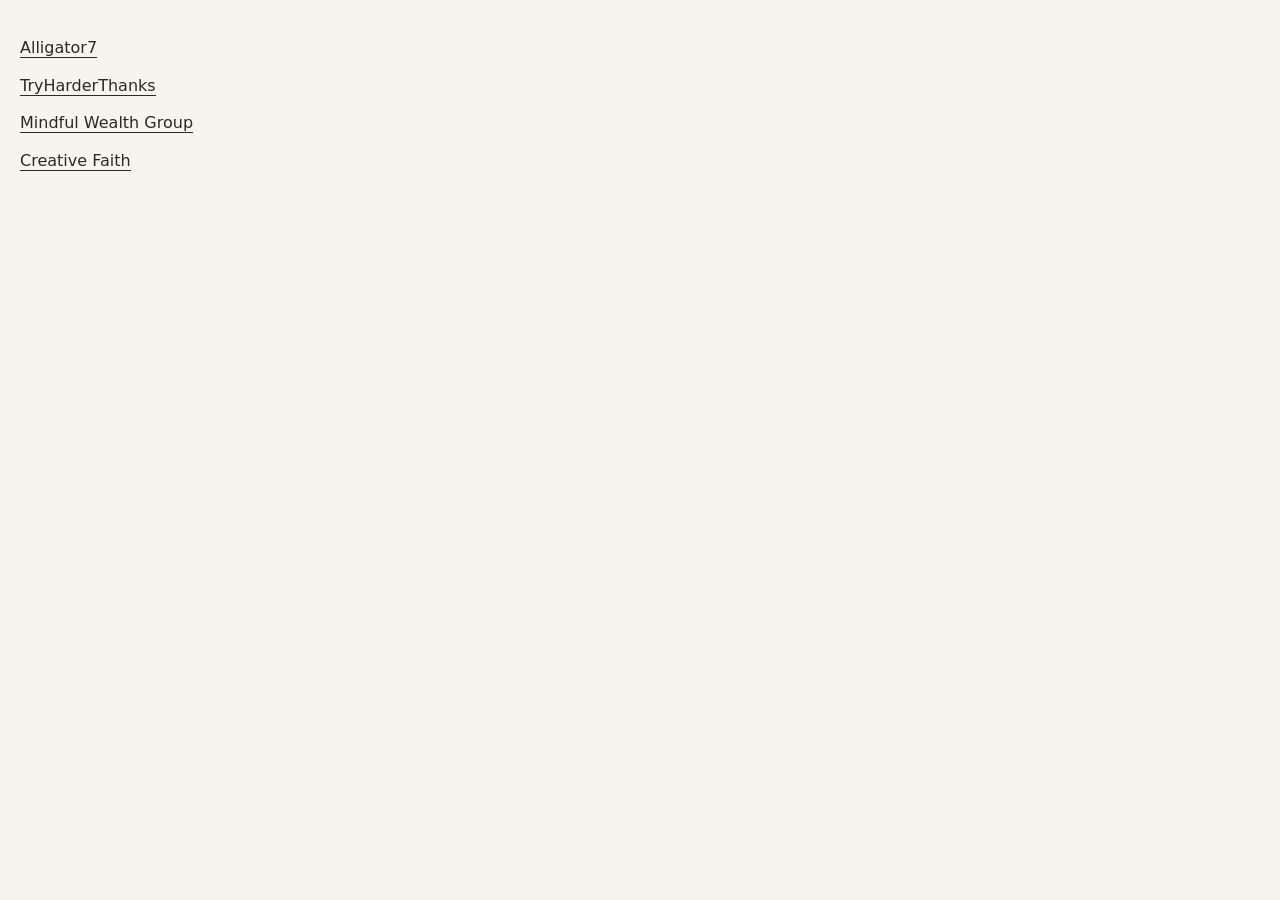
<file: index.html>
<!DOCTYPE html>
<html lang="en">
  <head>
    <meta charset="utf-8" />
    <meta name="viewport" content="width=device-width, initial-scale=1" />
    <title>brand doors</title>
    <meta name="robots" content="noindex" />
    <link rel="stylesheet" href="root.css" />
  </head>
  <body>
    <main>
      <ul>
        <li><a href="alligator7/">Alligator7</a></li>
        <li><a href="tryharderthanks/">TryHarderThanks</a></li>
        <li><a href="mindfulwealthgroup/">Mindful Wealth Group</a></li>
        <li><a href="creativefaith/">Creative Faith</a></li>
      </ul>
    </main>
  </body>
</html>
</file>
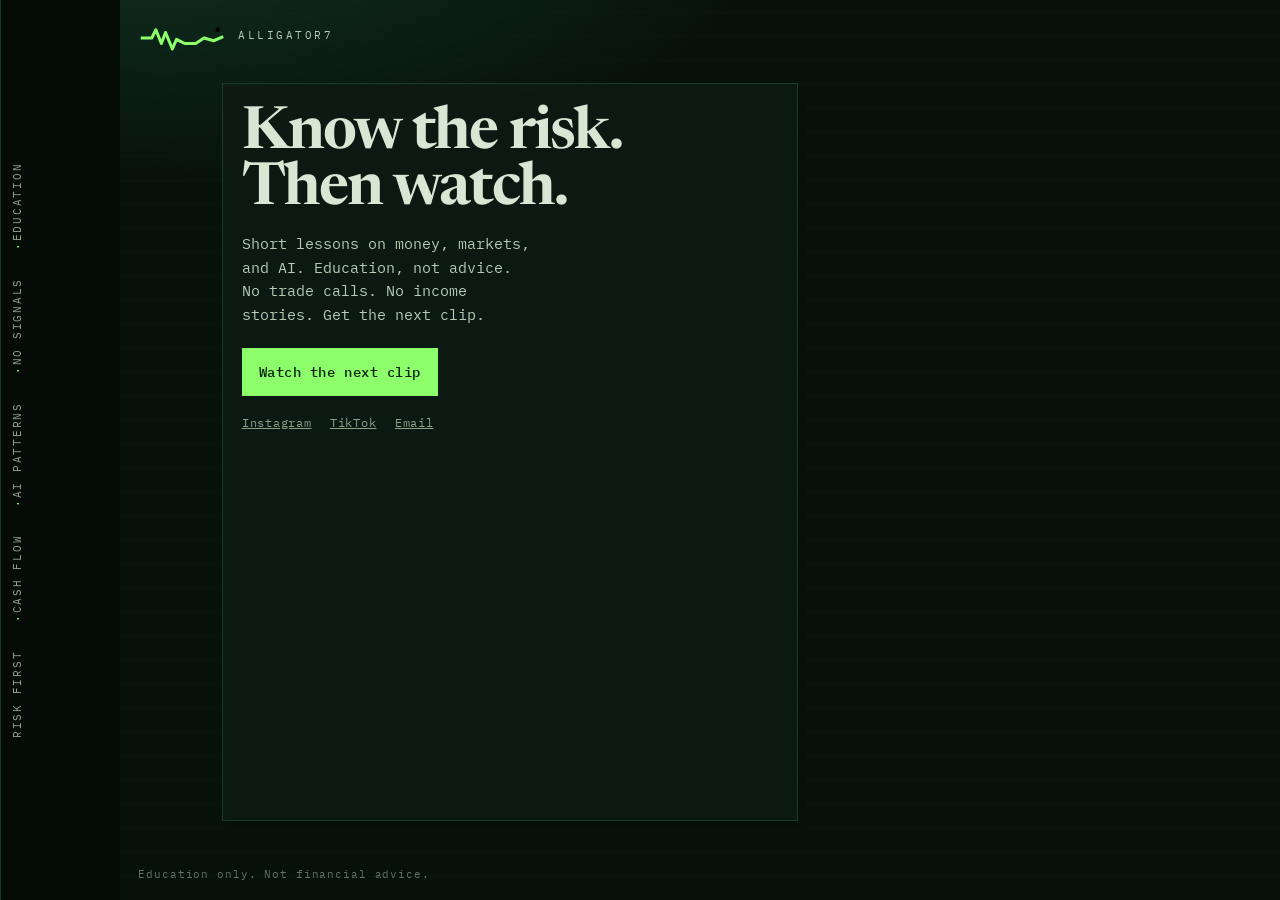
<file: alligator7/index.html>
<!DOCTYPE html>
<html lang="en">
  <head>
    <meta charset="utf-8" />
    <meta name="viewport" content="width=device-width, initial-scale=1" />
    <title>Alligator7 — next clip</title>
    <meta
      name="description"
      content="Money, markets, and AI as education. Watch the next Alligator7 clip."
    />
    <link
      rel="canonical"
      href="https://alligator7-hub.github.io/brand-doors/alligator7/"
    />
    <meta property="og:type" content="website" />
    <meta property="og:site_name" content="Alligator7" />
    <meta property="og:title" content="Alligator7 — next clip" />
    <meta
      property="og:description"
      content="Money, markets, and AI as education. Watch the next Alligator7 clip."
    />
    <meta
      property="og:url"
      content="https://alligator7-hub.github.io/brand-doors/alligator7/"
    />
    <meta
      property="og:image"
      content="https://alligator7-hub.github.io/brand-doors/alligator7/og.png"
    />
    <meta property="og:image:width" content="1200" />
    <meta property="og:image:height" content="630" />
    <meta name="twitter:card" content="summary_large_image" />
    <meta name="twitter:title" content="Alligator7 — next clip" />
    <meta
      name="twitter:description"
      content="Money, markets, and AI as education. Watch the next Alligator7 clip."
    />
    <meta
      name="twitter:image"
      content="https://alligator7-hub.github.io/brand-doors/alligator7/og.png"
    />
    <link rel="preconnect" href="https://fonts.googleapis.com" />
    <link rel="preconnect" href="https://fonts.gstatic.com" crossorigin />
    <link
      href="https://fonts.googleapis.com/css2?family=IBM+Plex+Mono:wght@400;500&family=Newsreader:opsz,wght@6..72,500;6..72,650&display=swap"
      rel="stylesheet"
    />
    <link rel="icon" href="favicon.svg" type="image/svg+xml" />
    <link rel="stylesheet" href="styles.css" />
  </head>
  <body>
    <div class="tape" aria-hidden="true">
      <span>RISK FIRST</span>
      <span>CASH FLOW</span>
      <span>AI PATTERNS</span>
      <span>NO SIGNALS</span>
      <span>EDUCATION</span>
    </div>

    <header class="mark">
      <svg viewBox="0 0 64 28" role="img" aria-label="Alligator7">
        <path
          d="M2 16h8l3-6 4 10 3-8 5 12 3-7 6 3h8l6-4 7 2 7-3"
          fill="none"
          stroke="currentColor"
          stroke-width="2.2"
          stroke-linejoin="round"
        />
        <circle cx="58" cy="10" r="1.6" />
      </svg>
      <p>ALLIGATOR7</p>
    </header>

    <main>
      <h1>Know the risk.<br />Then watch.</h1>
      <p>
        Short lessons on money, markets, and AI. Education, not advice. No
        trade calls. No income stories. Get the next clip.
      </p>
      <a
        class="cta"
        href="https://www.youtube.com/channel/UCKOJdD9WkZSSrFBQMr-6TzQ"
        >Watch the next clip</a
      >
      <nav>
        <a href="https://www.instagram.com/alligator712/">Instagram</a>
        <a href="https://www.tiktok.com/@alligator777777777">TikTok</a>
        <a href="mailto:alligator7official@gmail.com">Email</a>
      </nav>
    </main>

    <footer>Education only. Not financial advice.</footer>
  </body>
</html>
</file>
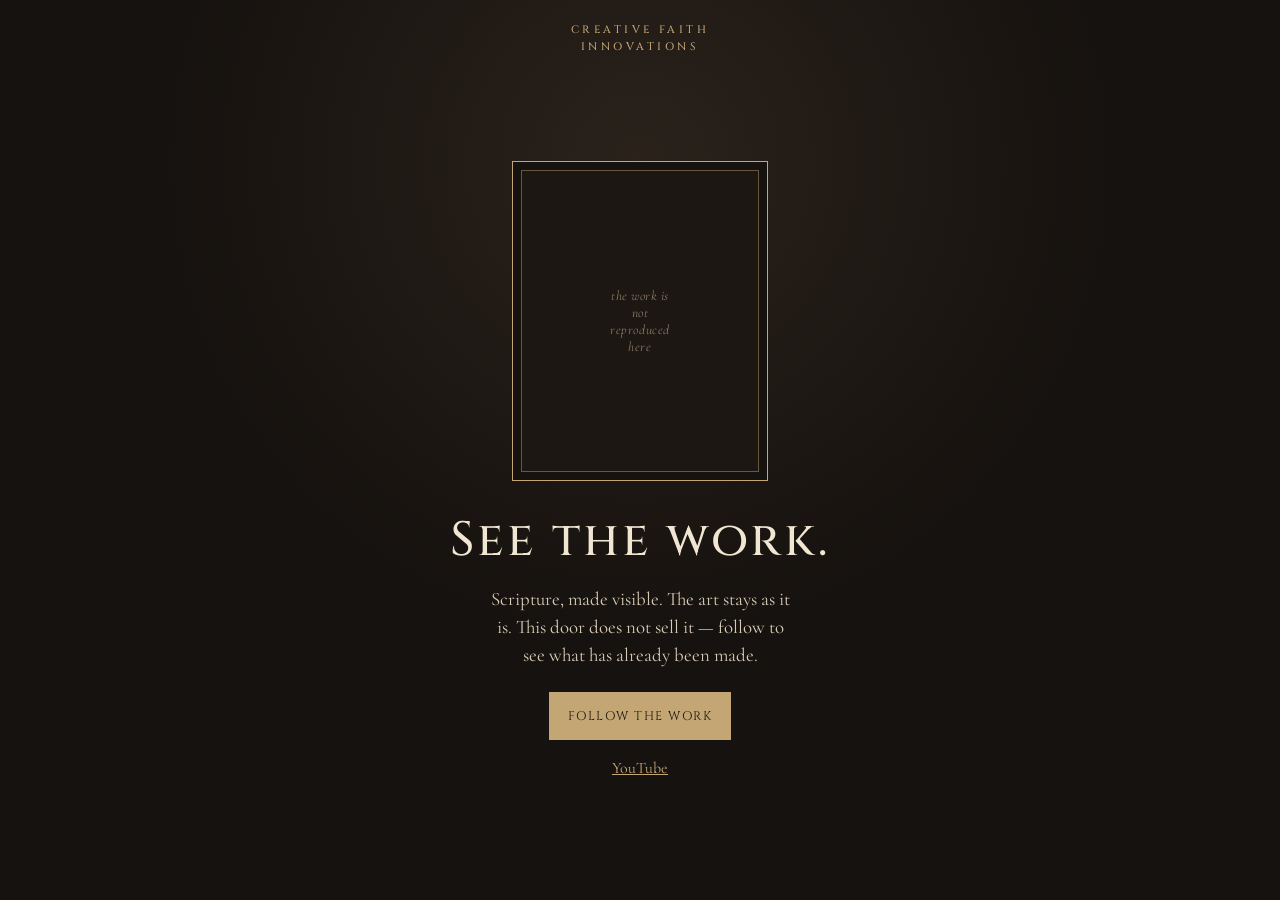
<file: creativefaith/index.html>
<!DOCTYPE html>
<html lang="en">
  <head>
    <meta charset="utf-8" />
    <meta name="viewport" content="width=device-width, initial-scale=1" />
    <title>Creative Faith Innovations — see the work</title>
    <meta
      name="description"
      content="Scripture and art, left as they are. Follow Creative Faith Innovations to see the work."
    />
    <link
      rel="canonical"
      href="https://alligator7-hub.github.io/brand-doors/creativefaith/"
    />
    <meta property="og:type" content="website" />
    <meta property="og:site_name" content="Creative Faith Innovations" />
    <meta property="og:title" content="Creative Faith Innovations — see the work" />
    <meta
      property="og:description"
      content="Scripture and art, left as they are. Follow Creative Faith Innovations to see the work."
    />
    <meta
      property="og:url"
      content="https://alligator7-hub.github.io/brand-doors/creativefaith/"
    />
    <meta
      property="og:image"
      content="https://alligator7-hub.github.io/brand-doors/creativefaith/og.png"
    />
    <meta property="og:image:width" content="1200" />
    <meta property="og:image:height" content="630" />
    <meta name="twitter:card" content="summary_large_image" />
    <meta name="twitter:title" content="Creative Faith Innovations — see the work" />
    <meta
      name="twitter:description"
      content="Scripture and art, left as they are. Follow Creative Faith Innovations to see the work."
    />
    <meta
      name="twitter:image"
      content="https://alligator7-hub.github.io/brand-doors/creativefaith/og.png"
    />
    <link rel="preconnect" href="https://fonts.googleapis.com" />
    <link rel="preconnect" href="https://fonts.gstatic.com" crossorigin />
    <link
      href="https://fonts.googleapis.com/css2?family=Cormorant+Garamond:ital,wght@0,500;1,500&family=Cinzel:wght@500;600&display=swap"
      rel="stylesheet"
    />
    <link rel="icon" href="favicon.svg" type="image/svg+xml" />
    <link rel="stylesheet" href="styles.css" />
  </head>
  <body>
    <header>
      <p>Creative Faith Innovations</p>
    </header>
    <main>
      <figure class="frame" aria-hidden="true">
        <span>the work is not reproduced here</span>
      </figure>
      <h1>See the work.</h1>
      <p>
        Scripture, made visible. The art stays as it is. This door does not
        sell it — follow to see what has already been made.
      </p>
      <a class="cta" href="https://www.instagram.com/creativefaithinnovations/"
        >Follow the work</a
      >
      <nav>
        <a href="https://www.youtube.com/channel/UCvzN-wSuF-MYHrF6g1cDWpA"
          >YouTube</a
        >
      </nav>
    </main>
  </body>
</html>
</file>
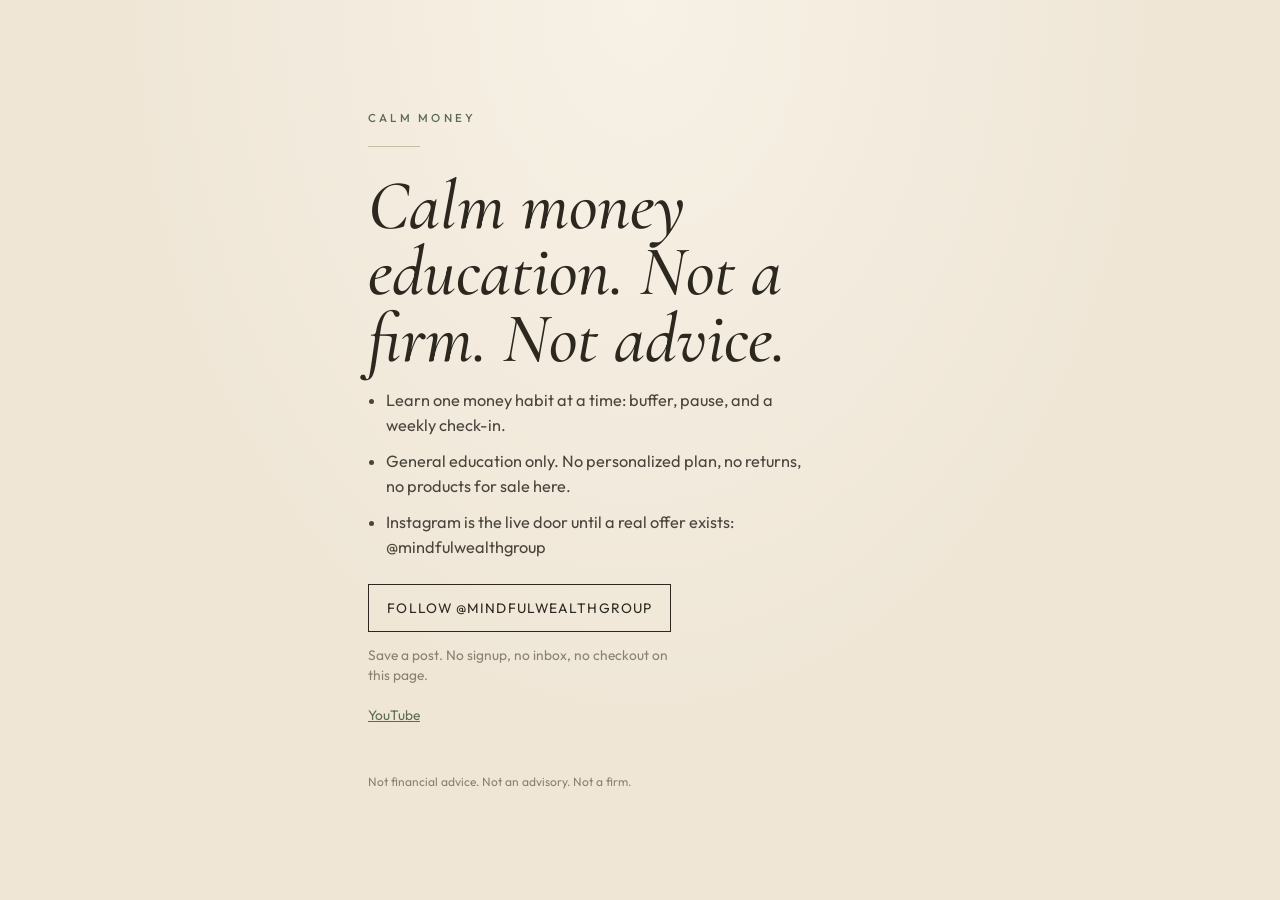
<file: mindfulwealthgroup/index.html>
<!DOCTYPE html>
<html lang="en">
  <head>
    <meta charset="utf-8" />
    <meta name="viewport" content="width=device-width, initial-scale=1" />
    <title>Calm money education</title>
    <meta
      name="description"
      content="Calm money education. Buffer, pause, weekly check-in. Not a firm. Not advice. Follow on Instagram."
    />
    <link
      rel="canonical"
      href="https://alligator7-hub.github.io/brand-doors/mindfulwealthgroup/"
    />
    <meta property="og:type" content="website" />
    <meta property="og:site_name" content="Calm money" />
    <meta property="og:title" content="Calm money education" />
    <meta
      property="og:description"
      content="Calm money education. Buffer, pause, weekly check-in. Not a firm. Not advice. Follow on Instagram."
    />
    <meta
      property="og:url"
      content="https://alligator7-hub.github.io/brand-doors/mindfulwealthgroup/"
    />
    <meta
      property="og:image"
      content="https://alligator7-hub.github.io/brand-doors/mindfulwealthgroup/og.png"
    />
    <meta property="og:image:width" content="1200" />
    <meta property="og:image:height" content="630" />
    <meta name="twitter:card" content="summary_large_image" />
    <meta name="twitter:title" content="Calm money education" />
    <meta
      name="twitter:description"
      content="Calm money education. Buffer, pause, weekly check-in. Not a firm. Not advice. Follow on Instagram."
    />
    <meta
      name="twitter:image"
      content="https://alligator7-hub.github.io/brand-doors/mindfulwealthgroup/og.png"
    />
    <link rel="preconnect" href="https://fonts.googleapis.com" />
    <link rel="preconnect" href="https://fonts.gstatic.com" crossorigin />
    <link
      href="https://fonts.googleapis.com/css2?family=Cormorant+Garamond:ital,wght@0,500;0,600;1,500&family=Outfit:wght@400;500&display=swap"
      rel="stylesheet"
    />
    <link rel="icon" href="favicon.svg" type="image/svg+xml" />
    <link rel="stylesheet" href="styles.css" />
  </head>
  <body>
    <div class="field">
      <p class="name">Calm money</p>
      <hr />
      <main>
        <h1>Calm money education. Not a firm. Not advice.</h1>
        <ul class="bullets">
          <li>
            Learn one money habit at a time: buffer, pause, and a weekly
            check-in.
          </li>
          <li>
            General education only. No personalized plan, no returns, no
            products for sale here.
          </li>
          <li>
            Instagram is the live door until a real offer exists:
            @mindfulwealthgroup
          </li>
        </ul>
        <a class="cta" href="https://www.instagram.com/mindfulwealthgroup/"
          >Follow @mindfulwealthgroup</a
        >
        <p class="cta-note">
          Save a post. No signup, no inbox, no checkout on this page.
        </p>
        <nav>
          <a href="https://www.youtube.com/channel/UCgpTk58s8POkRvd8Z_JnYBQ"
            >YouTube</a
          >
        </nav>
      </main>
      <p class="note">Not financial advice. Not an advisory. Not a firm.</p>
    </div>
  </body>
</html>
</file>
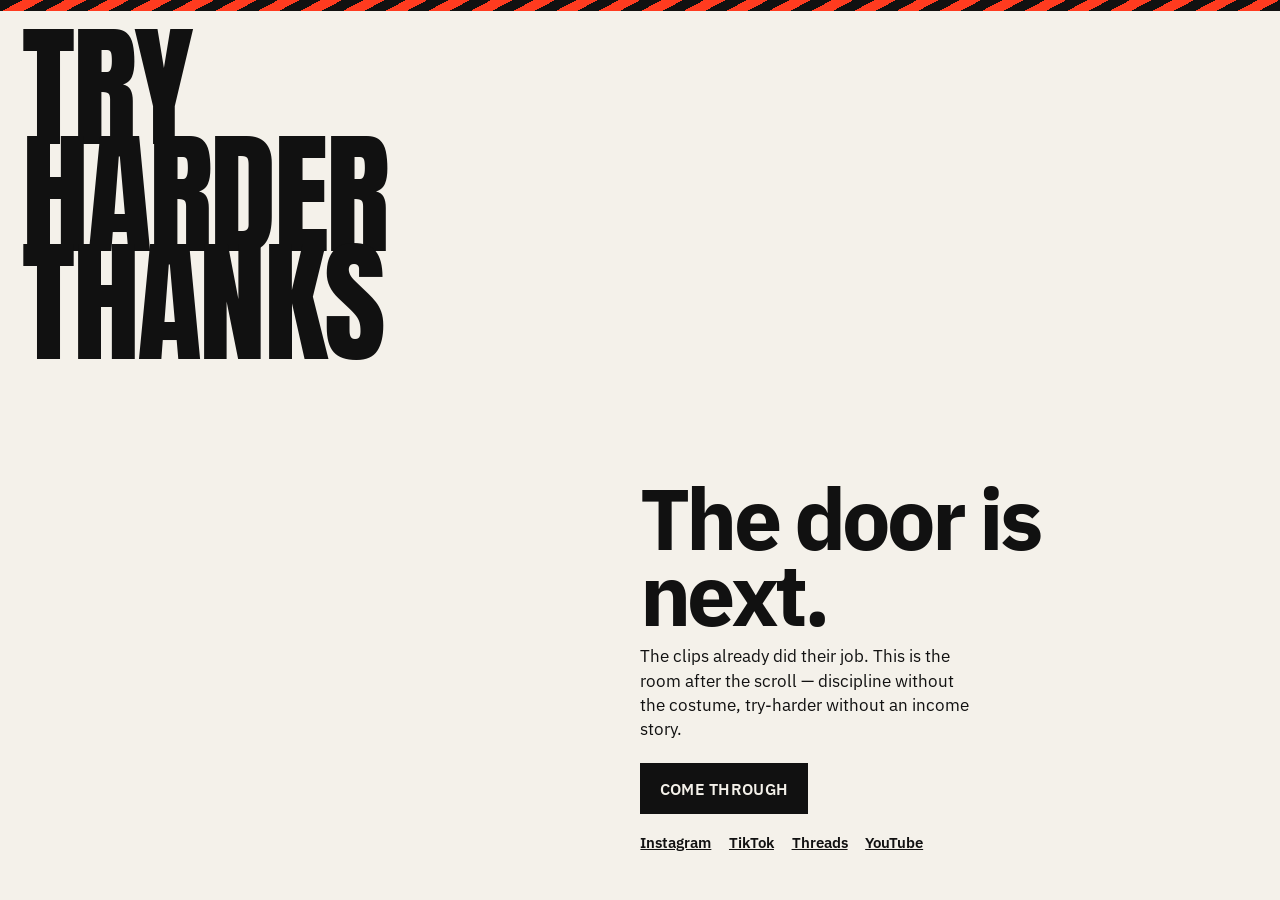
<file: tryharderthanks/index.html>
<!DOCTYPE html>
<html lang="en">
  <head>
    <meta charset="utf-8" />
    <meta name="viewport" content="width=device-width, initial-scale=1" />
    <title>TryHarderThanks — the door</title>
    <meta
      name="description"
      content="The clips already happened. This is the TryHarderThanks door."
    />
    <link
      rel="canonical"
      href="https://alligator7-hub.github.io/brand-doors/tryharderthanks/"
    />
    <meta property="og:type" content="website" />
    <meta property="og:site_name" content="TryHarderThanks" />
    <meta property="og:title" content="TryHarderThanks — the door" />
    <meta
      property="og:description"
      content="The clips already happened. This is the TryHarderThanks door."
    />
    <meta
      property="og:url"
      content="https://alligator7-hub.github.io/brand-doors/tryharderthanks/"
    />
    <meta
      property="og:image"
      content="https://alligator7-hub.github.io/brand-doors/tryharderthanks/og.png"
    />
    <meta property="og:image:width" content="1200" />
    <meta property="og:image:height" content="630" />
    <meta name="twitter:card" content="summary_large_image" />
    <meta name="twitter:title" content="TryHarderThanks — the door" />
    <meta
      name="twitter:description"
      content="The clips already happened. This is the TryHarderThanks door."
    />
    <meta
      name="twitter:image"
      content="https://alligator7-hub.github.io/brand-doors/tryharderthanks/og.png"
    />
    <link rel="preconnect" href="https://fonts.googleapis.com" />
    <link rel="preconnect" href="https://fonts.gstatic.com" crossorigin />
    <link
      href="https://fonts.googleapis.com/css2?family=Anton&family=IBM+Plex+Sans:wght@400;600&display=swap"
      rel="stylesheet"
    />
    <link rel="icon" href="favicon.svg" type="image/svg+xml" />
    <link rel="stylesheet" href="styles.css" />
  </head>
  <body>
    <div class="stripe" aria-hidden="true"></div>
    <p class="stamp">TRY<br />HARDER<br />THANKS</p>
    <main>
      <h1>The door is next.</h1>
      <p>
        The clips already did their job. This is the room after the scroll —
        discipline without the costume, try-harder without an income story.
      </p>
      <a class="cta" href="mailto:tryharderthanks@gmail.com">Come through</a>
      <nav>
        <a href="https://www.instagram.com/tryharderthanks/">Instagram</a>
        <a href="https://www.tiktok.com/@tryharderthanks">TikTok</a>
        <a href="https://www.threads.com/@tryharderthanks">Threads</a>
        <a href="https://www.youtube.com/channel/UCFIVGeKCd2I7eOsSukz2KWw"
          >YouTube</a
        >
      </nav>
    </main>
  </body>
</html>
</file>
<file: root.css>
:root {
  color-scheme: light;
}

* {
  box-sizing: border-box;
}

html,
body {
  margin: 0;
  min-height: 100%;
}

body {
  min-height: 100dvh;
  display: grid;
  place-items: start start;
  padding: 2.25rem 1.25rem;
  background: #f6f4ef;
  color: #2a2926;
  font: 16px/1.5 ui-sans-serif, system-ui, sans-serif;
}

ul {
  list-style: none;
  margin: 0;
  padding: 0;
  display: grid;
  gap: 0.85rem;
}

a {
  color: inherit;
  text-decoration: none;
  border-bottom: 1px solid currentColor;
}

a:hover,
a:focus-visible {
  opacity: 0.6;
}

a:focus-visible {
  outline: 2px solid #2a2926;
  outline-offset: 4px;
}
</file>
<file: alligator7/styles.css>
:root {
  --ink: #d8e7d4;
  --mute: #8aa188;
  --paper: #07110c;
  --panel: #0d1b14;
  --acid: #8cff6a;
  --line: #1d3a28;
  color-scheme: dark;
}

* {
  box-sizing: border-box;
}

html,
body {
  margin: 0;
}

body {
  min-height: 100dvh;
  background:
    radial-gradient(1200px 500px at 10% -10%, #123322 0%, transparent 55%),
    repeating-linear-gradient(
      0deg,
      transparent,
      transparent 23px,
      rgba(140, 255, 106, 0.035) 24px
    ),
    var(--paper);
  color: var(--ink);
  font-family: "IBM Plex Mono", ui-monospace, monospace;
  display: grid;
  grid-template-rows: auto auto 1fr auto;
}

.tape {
  display: flex;
  flex-wrap: wrap;
  justify-content: center;
  gap: 0.45rem 1.1rem;
  border-bottom: 1px solid var(--line);
  background: #050c08;
  color: var(--mute);
  font-size: 0.62rem;
  letter-spacing: 0.16em;
  padding: 0.55rem 0.75rem;
}

.tape span + span::before {
  content: "·";
  margin-right: 1.75rem;
  color: var(--acid);
}

.mark {
  display: flex;
  align-items: center;
  gap: 0.75rem;
  padding: 1rem 1.15rem 0;
  color: var(--acid);
}

.mark svg {
  width: 5.5rem;
  height: auto;
}

.mark p {
  margin: 0;
  font-size: 0.7rem;
  letter-spacing: 0.22em;
}

main {
  width: min(36rem, calc(100% - 2rem));
  margin: 1.4rem 1rem 2rem;
  padding: 1.35rem 1.15rem 1.4rem;
  background: color-mix(in srgb, var(--panel) 88%, transparent);
  border: 1px solid var(--line);
  box-shadow: 8px 8px 0 #041009;
}

h1 {
  margin: 0 0 0.85rem;
  font-family: "Newsreader", "Times New Roman", serif;
  font-size: clamp(2.35rem, 11vw, 3.7rem);
  font-weight: 650;
  line-height: 0.95;
  letter-spacing: -0.03em;
}

p {
  margin: 0 0 1.35rem;
  max-width: 32ch;
  color: #b7cbb4;
  font-size: 0.95rem;
  line-height: 1.55;
}

.cta {
  display: inline-flex;
  align-items: center;
  justify-content: center;
  min-height: 3rem;
  padding: 0.7rem 1.05rem;
  background: var(--acid);
  color: #06210d;
  font-weight: 500;
  font-size: 0.86rem;
  letter-spacing: 0.04em;
  text-decoration: none;
}

.cta:hover,
.cta:focus-visible {
  background: #c6ff9d;
}

.cta:focus-visible,
nav a:focus-visible {
  outline: 2px solid var(--acid);
  outline-offset: 3px;
}

nav {
  display: flex;
  flex-wrap: wrap;
  gap: 0.85rem 1.15rem;
  margin-top: 1.15rem;
}

nav a {
  color: var(--mute);
  font-size: 0.78rem;
  letter-spacing: 0.06em;
}

nav a:hover {
  color: var(--acid);
}

footer {
  padding: 0.85rem 1.15rem 1.2rem;
  color: #5f7463;
  font-size: 0.68rem;
  letter-spacing: 0.08em;
}

@media (min-width: 720px) {
  body {
    grid-template-columns: 7.5rem 1fr;
    grid-template-rows: auto 1fr auto;
  }

  .tape {
    grid-column: 1;
    grid-row: 1 / -1;
    flex-wrap: nowrap;
    writing-mode: vertical-rl;
    transform: rotate(180deg);
    justify-content: center;
    gap: 1.75rem;
    white-space: nowrap;
    border-bottom: 0;
    border-right: 1px solid var(--line);
    padding: 1.4rem 0.55rem;
    font-size: 0.68rem;
  }

  .mark {
    grid-column: 2;
  }

  main {
    grid-column: 2;
    margin: 1.8rem 8vw 2rem;
  }

  footer {
    grid-column: 2;
  }
}

@media (prefers-reduced-motion: reduce) {
  * {
    scroll-behavior: auto;
  }
}
</file>
<file: creativefaith/styles.css>
:root {
  --void: #16120f;
  --gold: #c4a574;
  --cream: #f0e6d2;
  color-scheme: dark;
}

* {
  box-sizing: border-box;
}

html,
body {
  margin: 0;
}

body {
  min-height: 100dvh;
  background:
    radial-gradient(circle at 50% 18%, #2a221b, var(--void) 48%);
  color: var(--cream);
  font-family: "Cormorant Garamond", "Times New Roman", serif;
  display: grid;
  justify-items: center;
  padding: 1.4rem 1rem 2.5rem;
}

header p {
  margin: 0 0 1.5rem;
  color: var(--gold);
  font-family: "Cinzel", "Times New Roman", serif;
  font-size: 0.68rem;
  font-weight: 500;
  letter-spacing: 0.32em;
  text-transform: uppercase;
  text-align: center;
}

main {
  width: min(28rem, 100%);
  text-align: center;
}

.frame {
  display: grid;
  place-items: center;
  width: min(16rem, 72vw);
  aspect-ratio: 4 / 5;
  margin: 0 auto 1.7rem;
  border: 1px solid var(--gold);
  box-shadow:
    inset 0 0 0 8px var(--void),
    inset 0 0 0 9px color-mix(in srgb, var(--gold) 45%, transparent);
  background: #1c1713;
}

.frame span {
  max-width: 12ch;
  color: #8a7a64;
  font-size: 0.85rem;
  font-style: italic;
  letter-spacing: 0.04em;
}

h1 {
  margin: 0 0 0.75rem;
  font-family: "Cinzel", "Times New Roman", serif;
  font-size: clamp(2rem, 9vw, 3rem);
  font-weight: 500;
  letter-spacing: 0.06em;
}

p {
  margin: 0 auto 1.4rem;
  max-width: 34ch;
  color: #d8ccb6;
  font-size: 1.18rem;
  line-height: 1.5;
}

.cta {
  display: inline-flex;
  align-items: center;
  justify-content: center;
  min-height: 3rem;
  padding: 0.55rem 1.2rem;
  background: var(--gold);
  color: #1a140f;
  font-family: "Cinzel", "Times New Roman", serif;
  font-size: 0.78rem;
  letter-spacing: 0.12em;
  text-decoration: none;
  text-transform: uppercase;
}

.cta:hover,
.cta:focus-visible {
  background: #ddc091;
}

.cta:focus-visible,
nav a:focus-visible {
  outline: 2px solid var(--gold);
  outline-offset: 3px;
}

nav {
  margin-top: 1.15rem;
}

nav a {
  color: var(--gold);
  font-size: 1rem;
}

nav a:hover {
  color: var(--cream);
}
</file>
<file: mindfulwealthgroup/styles.css>
:root {
  --paper: #efe6d6;
  --ink: #2c2820;
  --sage: #5d6b55;
  --line: #c9bca6;
  color-scheme: light;
}

* {
  box-sizing: border-box;
}

html,
body {
  margin: 0;
}

body {
  min-height: 100dvh;
  background:
    radial-gradient(ellipse at 50% 0%, #f7f1e6, var(--paper) 58%),
    var(--paper);
  color: var(--ink);
  font-family: "Outfit", ui-sans-serif, system-ui, sans-serif;
  display: grid;
  place-items: center;
  padding: 2rem 1.15rem;
}

.field {
  width: min(34rem, 100%);
}

.name {
  margin: 0 0 1.15rem;
  color: var(--sage);
  font-size: 0.72rem;
  font-weight: 500;
  letter-spacing: 0.28em;
  text-transform: uppercase;
}

hr {
  width: 3.25rem;
  margin: 0 0 1.6rem;
  border: 0;
  border-top: 1px solid var(--line);
}

h1 {
  margin: 0 0 0.9rem;
  font-family: "Cormorant Garamond", "Times New Roman", serif;
  font-size: clamp(2.7rem, 11vw, 4.4rem);
  font-weight: 500;
  font-style: italic;
  line-height: 0.95;
}

p {
  margin: 0 0 1.5rem;
  max-width: 36ch;
  color: #4a453c;
  font-size: 1.02rem;
  line-height: 1.6;
}

.cta {
  display: inline-flex;
  align-items: center;
  justify-content: center;
  min-height: 3rem;
  padding: 0.55rem 1.15rem;
  border: 1px solid var(--ink);
  color: var(--ink);
  font-size: 0.86rem;
  letter-spacing: 0.08em;
  text-decoration: none;
  text-transform: uppercase;
}

.cta:hover,
.cta:focus-visible {
  background: var(--ink);
  color: var(--paper);
}

.cta:focus-visible,
nav a:focus-visible {
  outline: 2px solid var(--sage);
  outline-offset: 3px;
}

nav {
  display: flex;
  flex-wrap: wrap;
  gap: 0.9rem 1.2rem;
  margin-top: 1.25rem;
}

nav a {
  color: var(--sage);
  font-size: 0.86rem;
}

nav a:hover {
  color: var(--ink);
}

.note {
  margin: 3rem 0 0;
  color: #8a8173;
  font-size: 0.75rem;
}

.bullets {
  margin: 0 0 1.5rem;
  padding-left: 1.15rem;
  max-width: 40ch;
  color: #4a453c;
  font-size: 1.02rem;
  line-height: 1.55;
}

.bullets li {
  margin: 0 0 0.65rem;
}

.cta-note {
  margin: 0.85rem 0 0;
  max-width: 36ch;
  color: #8a8173;
  font-size: 0.86rem;
  line-height: 1.45;
}
</file>
<file: tryharderthanks/styles.css>
:root {
  --black: #111111;
  --paper: #f4f1ea;
  --heat: #ff3b1f;
  color-scheme: light;
}

* {
  box-sizing: border-box;
}

html,
body {
  margin: 0;
}

body {
  min-height: 100dvh;
  background: var(--paper);
  color: var(--black);
  font-family: "IBM Plex Sans", ui-sans-serif, system-ui, sans-serif;
  overflow-x: hidden;
}

.stripe {
  height: 0.7rem;
  background: repeating-linear-gradient(
    -28deg,
    var(--black) 0 10px,
    var(--heat) 10px 20px
  );
}

.stamp {
  margin: 0.85rem 1rem 0;
  font-family: "Anton", Impact, sans-serif;
  font-size: clamp(3.6rem, 20vw, 8.4rem);
  line-height: 0.8;
  letter-spacing: -0.02em;
  text-transform: uppercase;
}

main {
  padding: 1.1rem 1rem 2.4rem;
}

h1 {
  margin: 0 0 0.75rem;
  max-width: 9ch;
  font-size: clamp(2.6rem, 12vw, 5.4rem);
  line-height: 0.88;
  letter-spacing: -0.045em;
}

p {
  margin: 0 0 1.35rem;
  max-width: 34ch;
  font-size: 1.05rem;
  line-height: 1.45;
}

.cta {
  display: inline-flex;
  align-items: center;
  justify-content: center;
  min-height: 3.15rem;
  padding: 0.65rem 1.2rem;
  background: var(--black);
  color: var(--paper);
  font-weight: 600;
  letter-spacing: 0.02em;
  text-decoration: none;
  text-transform: uppercase;
}

.cta:hover,
.cta:focus-visible {
  background: var(--heat);
}

.cta:focus-visible,
nav a:focus-visible {
  outline: 3px solid var(--heat);
  outline-offset: 3px;
}

nav {
  display: flex;
  flex-wrap: wrap;
  gap: 0.75rem 1.1rem;
  margin-top: 1.2rem;
}

nav a {
  color: inherit;
  font-size: 0.92rem;
  font-weight: 600;
}

nav a:hover {
  color: var(--heat);
}

@media (min-width: 820px) {
  body {
    display: grid;
    grid-template-columns: 1fr 1.05fr;
    grid-template-rows: auto 1fr;
  }

  .stripe {
    grid-column: 1 / -1;
  }

  .stamp {
    margin: 1.4rem 1.4rem 0;
  }

  main {
    align-self: end;
    padding: 2rem 4vw 3rem 1rem;
  }
}
</file>
